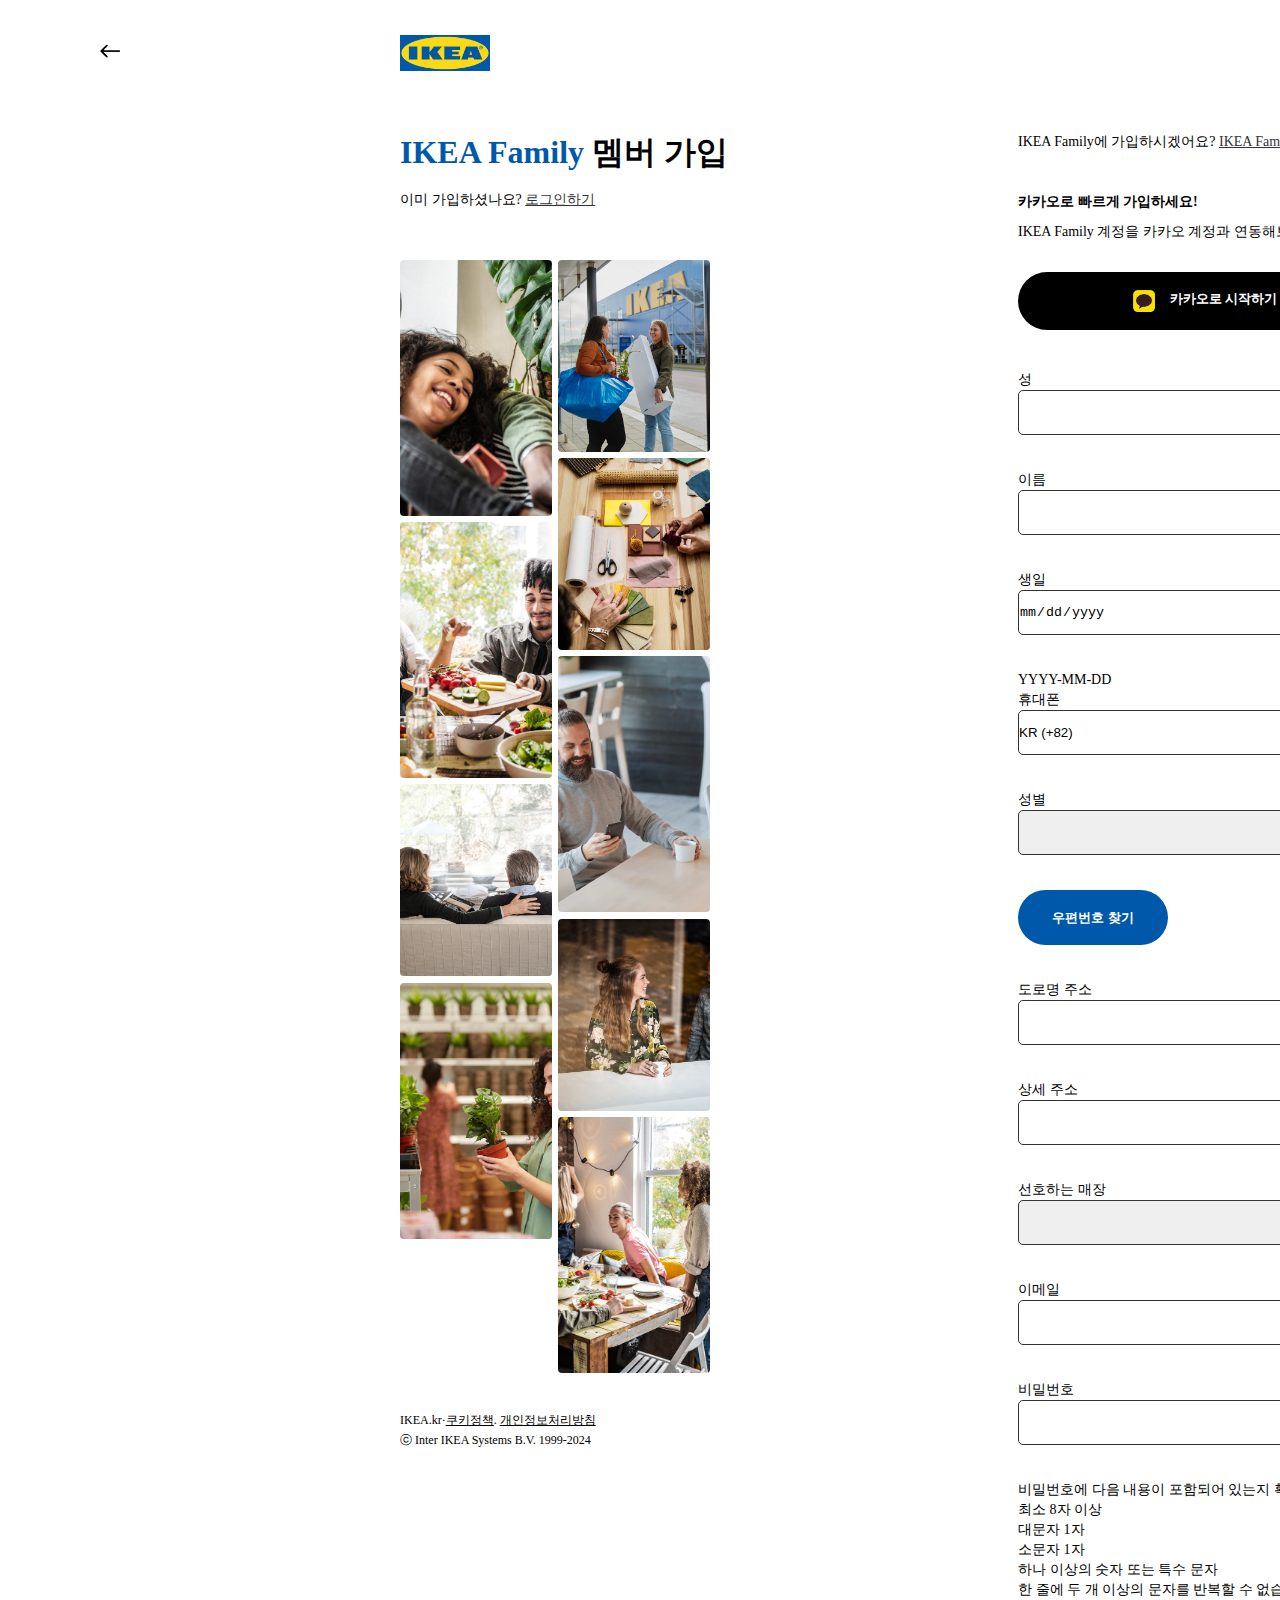
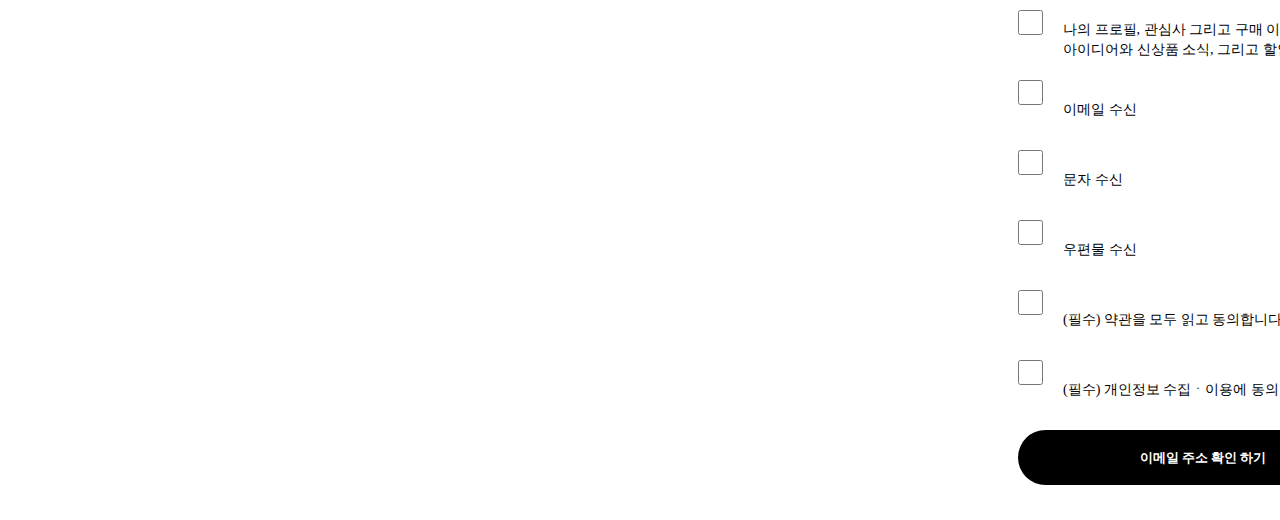
<file: signpage.html>
<!DOCTYPE html>
<html lang="ko">
<head>
    <meta charset="UTF-8">
    <meta name="viewport" content="width=device-width, initial-scale=1.0">
    <title>IKEA</title>
    <link rel="stylesheet" href="css/basic.css">
    <link rel="stylesheet" href="css/signpage.css">
</head>
<body>
    <div class="wrap">
        <div class="main_left">
            <header>
                <a href="index.html">
                    <img style="width: 20px; transform: rotate(180deg);" src="img/icon/Arrow 1.png" alt="뒤로가기">
                </a>
                <a href="index.html">
                    <img style="width: 90px;" src="img/log.png" alt="로고">
                </a>
            </header>
            <h1><span style="color: #0058AB;">IKEA Family</span> 멤버 가입</h1>
            <span class="sub_h1">
                <span>이미 가입하셨나요?</span> 
                <a style="text-decoration: underline;" href="#">로그인하기</a>
            </span>
            <div class="imggroup1">
                <div class="signimg1"></div>
                <div class="signimg2"></div>
                <div class="signimg3"></div>
                <div class="signimg4"></div>
            </div>
            <div class="imggroup2">
                <div class="signimg5"></div>
                <div class="signimg6"></div>
                <div class="signimg7"></div>
                <div class="signimg8"></div>
                <div class="signimg9"></div>
            </div>
            <p class="mini_footer">IKEA.kr·<span>쿠키정책</span>. <span>개인정보처리방침</span> 
            <br>ⓒ Inter IKEA Systems B.V. 1999-2024</p>
        </div>
        <div class="main_right">
            <span class="ques_sign">
                <span>IKEA Family에 가입하시겠어요? <a style="text-decoration: underline;" href="#">IKEA Family 혜택</a></span>
            </span>
            
            <strong>카카오로 빠르게 가입하세요!</strong>
            <p class="kakao_sign">IKEA Family 계정을 카카오 계정과 연동해보세요.</p>
            <button onclick="alert('카카오로 시작하기를 클릭하셨습니다.')" class="kakaobtn">
                <img style="width: 22px; float: left; margin-right: 15px;" src="img/signpage/kakaoicon.png" alt="">
                <span>카카오로 시작하기</span>
            </button>
            <form>
                성 <br>
                <input type="text" name="name">
                <br>
                이름 <br>
                <input type="text" name="name">
                <br>
                생일 <br>
                <input type="date" id="date" max="2024-01-01" min="1900-01-01"> <br>
                YYYY-MM-DD
                <br>
                휴대폰 <br>
                <input type="tel" id="tel" value="KR (+82)">
                <br>
                <label for="성별">성별</label> <br>
                <select name="성별" id="">
                    <option value="">  </option>
                    <option value="">남성</option>
                    <option value="">여성</option>
                    <option value="">응답거부</option>
                </select> <br>

                <input class="postbtn" type="button" value="우편번호 찾기" onclick="alert('우편번호 찾기를 클릭하셨습니다.')">
                <br>       
                도로명 주소 <br>
                <input type="textarea" name="" id=""> 
                <br>
                상세 주소 <br>
                <input type="textarea" name="" id="">
                <br>
                선호하는 매장 <br>
                <select name="store" id="">
                    <option value="광명점"> </option>
                    <option value="광명점">고양점</option>
                    <option value="광명점">광명점</option>
                    <option value="광명점">기흥점</option>
                    <option value="광명점">동부산점</option>
                </select>
                <br>
                이메일 <br>
                <input type="email" name="" id="">
                <br>
                비밀번호<br>
                <input type="password" name="" id="">
                <p>비밀번호에 다음 내용이 포함되어 있는지 확인하세요.</p>
                <ul>
                    <li>최소 8자 이상</li>
                    <li>대문자 1자</li>
                    <li>소문자 1자</li>
                    <li>하나 이상의 숫자 또는 특수 문자</li>
                    <li>한 줄에 두 개 이상의 문자를 반복할 수 없습니다.</li>
                </ul>
                <div class="checkbox-container">
                    <input type="checkbox" name="subscription" id="subscription">
                    <label for="subscription">나의 프로필, 관심사 그리고 구매 이력에 따라 맞춰진 IKEA의 홈퍼니싱 <br>아이디어와 신상품 소식, 그리고 할인 혜택 정보를 받고 싶어요!</label>
                </div>
                <div class="checkbox-container">
                    <input type="checkbox" name="email-subscription" id="email-subscription">
                    <label for="email-subscription">이메일 수신</label>
                </div>
                <div class="checkbox-container">
                    <input type="checkbox" name="massage-subscription" id="massage-subscription">
                    <label for="massage-subscription">문자 수신</label>
                </div>
                <div class="checkbox-container">
                    <input type="checkbox" name="post-subscription" id="post-subscription">
                    <label for="post-subscription">우편물 수신</label>
                </div>
                <div class="checkbox-container">
                    <input type="checkbox" name="Terms-of-Use" id="Terms-of-Use">
                    <label for="Terms-of-Use">(필수) 약관을 모두 읽고 동의합니다. 
                        <span style="text-decoration: underline;">이용약관</span></label>
                </div>
                <div class="checkbox-container">
                    <input type="checkbox" name="Personal-information" id="Personal-information">
                    <label for="Personal-information">(필수) 개인정보 수집ㆍ이용에 동의합니다.<span style="text-decoration: underline;">개인정보 수집ㆍ이용 동의</span></label>
                </div>
                <input onclick="alert('이메일 주소 확인 하기를 클릭하셨습니다.')" class="emailbtn" type="button" value="이메일 주소 확인 하기">
                
            </form>
        </div>
    </div>
</body>
</html>
</file>
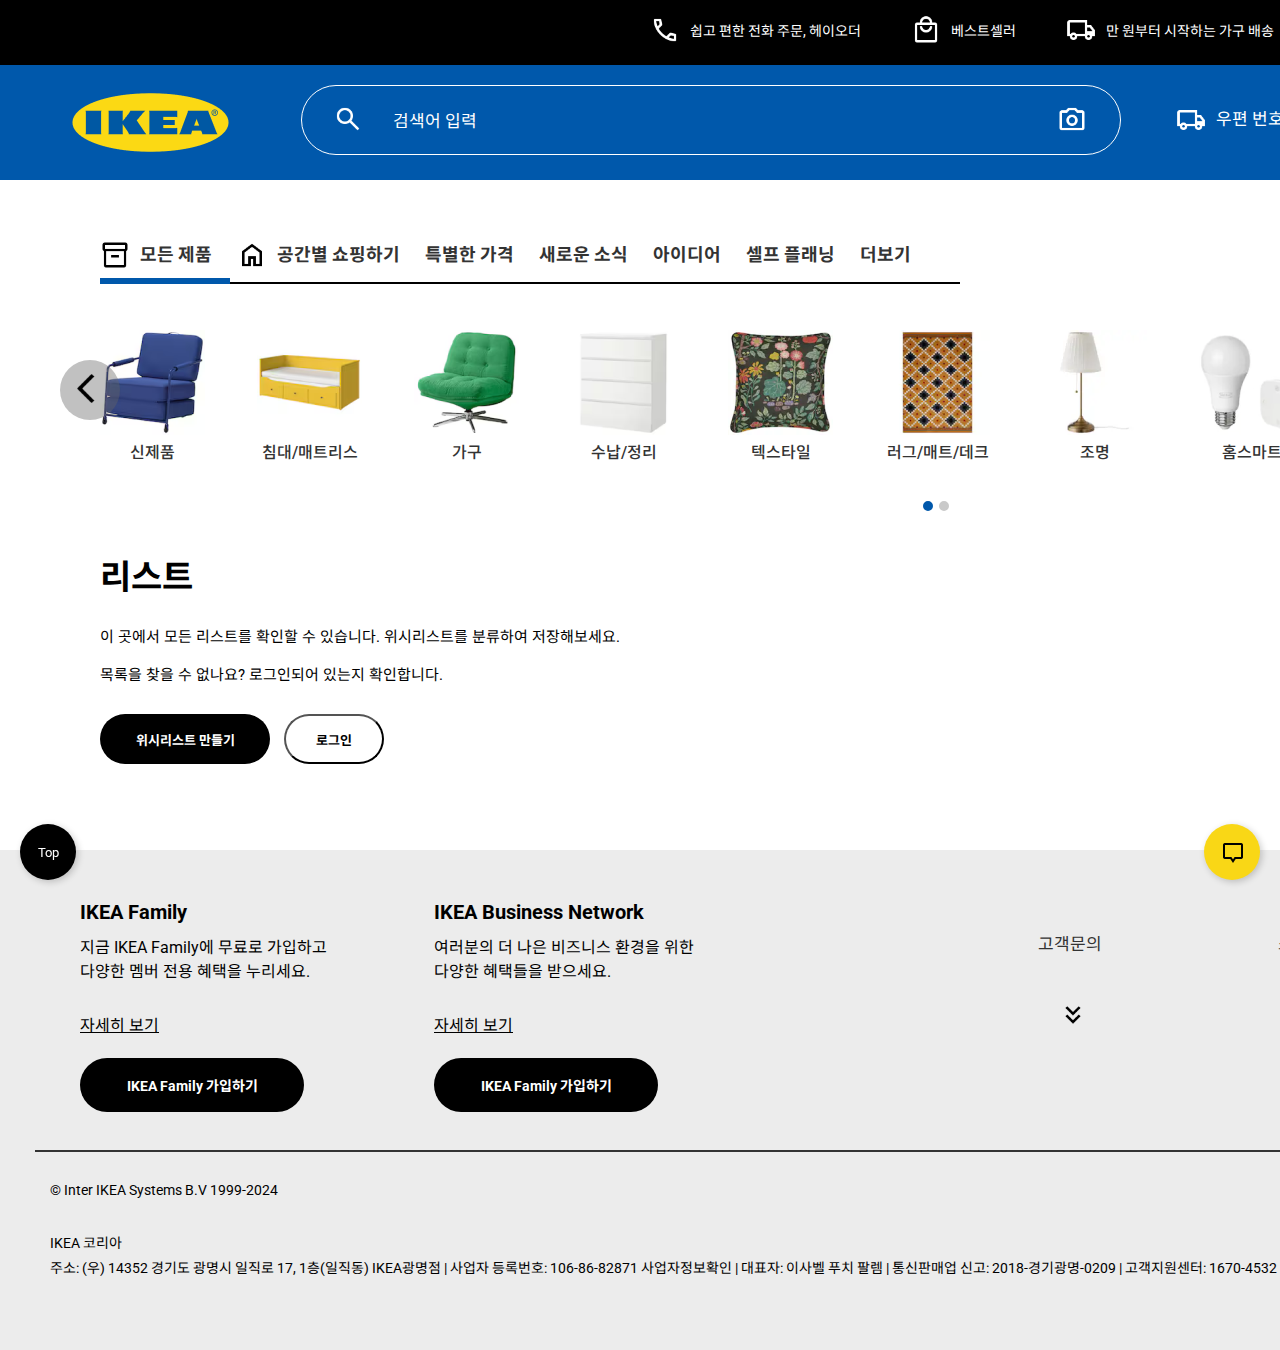
<file: wishlist.html>
<!DOCTYPE html>
<html lang="ko">
<head>
    <meta charset="UTF-8">
    <meta name="viewport" content="width=device-width, initial-scale=1.0">
    <title>즐겨찾기 - IKEA</title>
    <link rel="stylesheet" href="css/basic.css">
    <link rel="stylesheet" href="css/wishlist.css">
    <link rel="preconnect" href="https://fonts.googleapis.com">
    <link rel="preconnect" href="https://fonts.gstatic.com" crossorigin>
    <link href="https://fonts.googleapis.com/css2?family=Noto+Sans:ital,wght@0,100..900;1,100..900&display=swap" rel="stylesheet">
    <script src="https://code.jquery.com/jquery-3.6.0.min.js"></script>
    <script src="https://ajax.googleapis.com/ajax/libs/jquery/3.7.1/jquery.min.js"></script>
    <script src="js/script.js"></script>
</head>
<body>
    <div id="wrap" class="wrap">
        <div class="container">
            <div class="event">
                <a href="#" class="event1">
                    <img src="img/icon/call_24dp_FFFFFF_FILL0_wght400_GRAD0_opsz24.png" alt="전화 아이콘">
                    <p>쉽고 편한 전화 주문, 헤이오더</p>
                </a>
                <a href="#" class="event2">
                    <img src="img/icon/local_mall_24dp_FFFFFF_FILL0_wght400_GRAD0_opsz24.png" alt="장바구니 아이콘">
                    <p>베스트셀러</p>
                </a>
                <a href="#" class="event3">
                    <img src="img/icon/local_shipping_24dp_FFFFFF_FILL0_wght400_GRAD0_opsz24.png" alt="트럭 아이콘">
                    <p>만 원부터 시작하는 가구 배송</p>
                </a>
            </div>
            <header>
                <a href="index.html" class="logo">
                    <img src="img/log.png" alt="이케아 로고">
                </a>
                <div class="search">
                    <a href="#" class="sch_icon">
                        <img src="img/icon/search_24dp_FFFFFF_FILL0_wght400_GRAD0_opsz24.png" alt="돋보기 아이콘">
                        <p>검색어 입력</p>
                    </a>
                    <a href="#" class="camera">
                        <img src="img/icon/photo_camera_24dp_FFFFFF_FILL0_wght400_GRAD0_opsz24.png" alt="카메라 아이콘">
                    </a>
                </div>
                <div class="hidden_search">
                    <div class="search">
                        <a href="#" class="sch_icon">
                            <img src="img/icon/search_24dp_000000_FILL0_wght400_GRAD0_opsz24.png" alt="돋보기 아이콘">
                            <p>검색어 입력</p>
                        </a>
                        <a href="#" class="camera">
                            <img src="img/icon/photo_camera_24dp_000000_FILL0_wght400_GRAD0_opsz24.png" alt="카메라 아이콘">
                        </a>
                    </div>
                    <div class="search_ca">
                        <a href="#" class="camera_icon">
                            <div class="camera">
                                <img src="img/icon/photo_camera_24dp_000000_FILL0_wght400_GRAD0_opsz24.png" alt="카메라 아이콘">
                            </div>
                            <p>이미지로 IKEA 제품 검색하기</p>
                        </a>
                        <a href="#" class="close">
                            <img src="img/icon/close_24dp_000000_FILL0_wght400_GRAD0_opsz24.png" alt="닫기 아이콘">
                        </a>
                    </div>
                    <div class="searchgnb">
                        <ul class="submenu">
                            <li>
                                <a href="#">
                                    <img src="img/icon/search_24dp_000000_FILL0_wght400_GRAD0_opsz24.png" alt="돋보기 아이콘">
                                    <p>책상</p>
                                </a>
                            </li>
                            <li>
                                <a href="#">
                                    <img src="img/icon/search_24dp_000000_FILL0_wght400_GRAD0_opsz24.png" alt="돋보기 아이콘">
                                    <p>의자</p>
                                </a>
                            </li>
                            <li>
                                <a href="#">
                                    <img src="img/icon/search_24dp_000000_FILL0_wght400_GRAD0_opsz24.png" alt="돋보기 아이콘">
                                    <p>선반</p>
                                </a>
                            </li>
                            <li>
                                <a href="#">
                                    <img src="img/icon/search_24dp_000000_FILL0_wght400_GRAD0_opsz24.png" alt="돋보기 아이콘">
                                    <p>수납장</p>
                                </a>
                            </li>
                            <li>
                                <a href="#">
                                    <img src="img/icon/stack_24dp_000000_FILL0_wght400_GRAD0_opsz24.png" alt="돋보기 아이콘">
                                    <p>서랍장</p>
                                </a>
                            </li>
                            <li>
                                <a href="#">
                                    <img src="img/icon/stack_24dp_000000_FILL0_wght400_GRAD0_opsz24.png" alt="돋보기 아이콘">
                                    <p>스프링매트리스</p>
                                </a>
                            </li>
                            <li>
                                <a href="#">
                                    <img src="img/icon/stack_24dp_000000_FILL0_wght400_GRAD0_opsz24.png" alt="돋보기 아이콘">
                                    <p>슈퍼싱글/1인용침대</p>
                                </a>
                            </li>
                            <li>
                                <a href="#">
                                    <img src="img/icon/stack_24dp_000000_FILL0_wght400_GRAD0_opsz24.png" alt="돋보기 아이콘">
                                    <p>책장</p>
                                </a>
                            </li>
                        </ul>
                    </div>
                </div>
                <div class="gnb">
                    <ul>
                        <li class="post_code">
                            <a href="#">
                                <img src="img/icon/local_shipping_24dp_FFFFFF_FILL0_wght400_GRAD0_opsz24.png" alt="트럭 아이콘">
                                <p>우편 번호 입력</p>
                            </a>
                        </li>
                        <li class="store_choice">
                            <a href="#">
                                <img src="img/icon/store_24dp_FFFFFF_FILL0_wght400_GRAD0_opsz24.png" alt="매장 아이콘">
                                <p>매장 선택</p>
                            </a>
                        </li>
                        <li class="login">
                            <a href="#">
                                <img src="img/icon/person_24dp_FFFFFF_FILL0_wght400_GRAD0_opsz24.png" alt="사람 아이콘">
                                <p>Hej! 로그인 하기</p>
                            </a>
                        </li>
                        <li class="fav">
                            <a href="#">
                                <img src="img/icon/favorite_24dp_FFFFFF_FILL0_wght400_GRAD0_opsz24.png" alt="하트 아이콘">
                            </a>
                        </li>
                        <li class="local_mall">
                            <a href="#">
                                <img src="img/icon/local_mall_24dp_FFFFFF_FILL0_wght400_GRAD0_opsz24.png" alt="장바구니 아이콘">
                            </a>
                        </li>
                        <li class="header_menu">
                            <a href="#">
                                <img src="img/icon/menu_24dp_FFFFFF_FILL0_wght400_GRAD0_opsz24.png" alt="메뉴 아이콘">
                            </a>
                        </li>
                    </ul>
                </div>
                <!-- 우편번호 입력 클릭시  -->
                <div class="post_click">
                    <img class="cls_postmenu" src="img/icon/close_24dp_000000_FILL0_wght400_GRAD0_opsz24.png" alt="닫기버튼">
                    <h2>현재 위치 사용</h2>
                    <p>내 위치로 배송 가능여부 및 재고 정보를 확인하세요</p>
                    <button>우편 번호 찾기</button>
                    <span>이 서비스를 제공하기 위해 쿠키를 사용합니다. 쿠키 사용 방식에 대한 <br>자세한 내용은 정책에서 확인하세요. 위치는 공유되지 않습니다.</span>
                </div>
                <!-- 매장선택 클릭시  -->
                <div class="store_click">
                    <img class="cls_storemenu" src="img/icon/close_24dp_000000_FILL0_wght400_GRAD0_opsz24.png" alt="닫기버튼">
                    <h2>매장 선택</h2>
                    <p>선호하는 매장을 찾아서 영업 시간, 재고 상황, 다양한 혜택에 대해 알<br>아보세요.</p>
                    <div class="location_search">
                        <img class="searchicon" src="img/icon/search_24dp_000000_FILL0_wght400_GRAD0_opsz24.png" alt="검색">
                        <p>위치로 검색</p>
                        <img class="locationicon" src="img/icon/my_location_24dp_000000_FILL0_wght400_GRAD0_opsz24.png" alt="내 위치">
                    </div>
                    <div class="underDiv">
                        <button>
                            고양점 <br>
                            <span>고양시 덕양구 권율대로 420</span>
                        </button>
                        <button>
                            광명점 <br>
                            <span>광명시 일직로 17</span>
                        </button>
                        <button>
                            기흥점 <br>
                            <span>용인시 기흥구 신고매로 62</span>
                        </button>
                        <button>
                            동부산점 <br>
                            <span>부산광역시 기장군 기장읍 동부산관광3로 17</span>
                        </button>
                    </div>
                </div>
                <!-- 로그인하기 클릭시  -->
                <div class="login_click">
                    <img class="cls_loginmenu" src="img/icon/close_24dp_000000_FILL0_wght400_GRAD0_opsz24.png" alt="닫기버튼">
                    <div class="loginhead">
                        <h2>Hej</h2>
                        <a href="signpage.html">
                            <button  onclick="goToPage" class="loginbtn">로그인</button>
                        </a>
                    </div>
                    <a href="signpage.html">
                        <div onclick="goToPage" class="signup">
                            <p>IKEA 계정 생성하기</p>
                            <img src="img/icon/arrow_forward_ios_24dp_000000_FILL0_wght400_GRAD0_opsz24.png" alt="이동 아이콘">
                        </div>
                    </a>
                    <a href="signpage.html">
                        <div  onclick="goToPage" class="signup2">
                            <p>IKEA Business Network 가입하기</p>
                            <img src="img/icon/arrow_forward_ios_24dp_000000_FILL0_wght400_GRAD0_opsz24.png" alt="이동 아이콘">
                        </div>
                    </a>
                    <a href="signpage.html">
                        <button  onclick="goToPage" class="familybtn">
                            IKEA Family 특별가 보기
                            <img src="img/icon/arrow_forward_ios_24dp_000000_FILL0_wght400_GRAD0_opsz24.png" alt="이동 아이콘">
                        </button>
                    </a>
                    <ul>
                        <li>
                            <a href="signpage.html">로그인</a>
                        </li>
                        <li>
                            <a href="#">구매내역</a>
                        </li>
                        <li>
                            <a href="#">위시리스트</a>
                        </li>
                        <li>
                            <a href="#">플래너</a>
                        </li>
                        <li>
                            <a href="#">배송 조회</a>
                        </li>
                    </ul>
                </div>
                <!-- 장바구니 클릭시 -->
                <div class="local_mall_click">
                    <img class="cls_localmenu" src="img/icon/close_24dp_000000_FILL0_wght400_GRAD0_opsz24.png" alt="닫기버튼">
                    <img class="bag_img" src="img/menu/allmenu/image 131.png" alt="장바구니">
                    <h2>장바구니가 비어있습니다.</h2>
                    <p>장바구니에 제품을 추가하면 여기에 표시됩니다. <br>장바구니에 추가한 제품이 보이지 않으면 로그인을 해주세요.</p>
                    <button>로그인 또는 회원가입</button>
                </div>
                <!-- 메뉴 클릭시 나타나는 네비 -->
                <div class="menu_click">
                    <div class="head_search">
                        <div>
                            <img src="img/icon/search_24dp_000000_FILL0_wght400_GRAD0_opsz24.png" alt="돋보기 아이콘">
                            <p>검색</p>
                        </div>
                        <img id="cls_menu" class="cls_menu" src="img/icon/close_24dp_000000_FILL0_wght400_GRAD0_opsz24.png" alt="">
                    </div>
                    <ul class="menu_li">
                        <li class="allproduct">
                            <a href="#">
                                모든제품 <img src="img/icon/arrow_forward_ios_24dp_000000_FILL0_wght400_GRAD0_opsz24.png" alt="이동 아이콘">
                            </a>
                        </li>
                        <li class="placeopen">
                            <a href="#">
                                공간별 쇼핑하기 <img src="img/icon/arrow_forward_ios_24dp_000000_FILL0_wght400_GRAD0_opsz24.png" alt="이동 아이콘">
                            </a>
                        </li>
                        <li class="specialopen">
                            <a href="#">
                                특별한 가격 <img src="img/icon/arrow_forward_ios_24dp_000000_FILL0_wght400_GRAD0_opsz24.png" alt="이동 아이콘">
                            </a>
                        </li>
                    </ul>
                    <ul class="menu_li2">
                        <li class="newsopen">
                            <a href="#">
                                새로운 소식 <img src="img/icon/arrow_forward_ios_24dp_000000_FILL0_wght400_GRAD0_opsz24.png" alt="이동 아이콘">
                            </a>
                        </li>
                        <li class="ideaopen">
                            <a href="#">
                                아이디어 <img src="img/icon/arrow_forward_ios_24dp_000000_FILL0_wght400_GRAD0_opsz24.png" alt="이동 아이콘">
                            </a>
                        </li>
                        <li class="slefplanopen">
                            <a href="#">
                                셀프 플래닝 <img src="img/icon/arrow_forward_ios_24dp_000000_FILL0_wght400_GRAD0_opsz24.png" alt="이동 아이콘">
                            </a>
                        </li>
                    </ul>
                    <ul class="menu_li3">
                        <li>
                            <a href="#">매장안내</a>
                        </li>
                        <li>
                            <a href="#">레스토랑 & 카페</a>
                        </li>
                        <li>
                            <a href="#">쉽고 편한 전화 주문, 헤이오더</a>
                        </li>
                        <li>
                            <a href="#">IKEA Live</a>
                        </li>
                        <li>
                            <a href="#">IKEA Family 멤버십</a>
                        </li>
                        <li>
                            <a href="#">IKEA for Business</a>
                        </li>
                        <li>
                            <a href="#">고객 서비스</a>
                        </li>
                        <li>
                            <a href="#">배송조회</a>
                        </li>
                        <li>
                            <a href="#">내 프로필</a>
                        </li>
                    </ul>
                    <div class="bottom">
                        <img src="img/icon/local_mall_24dp_000000_FILL0_wght400_GRAD0_opsz24.png" alt="장바구니">
                        <p>베스트셀러</p>
                    </div>
                </div>
                <!-- 메뉴 네비 -> 모든메뉴  -->
                <div class="all_menu">
                    <div class="header_menu">
                        <button>
                            <img class="cls_allmenu" src="img/icon/arrow_back_ios_24dp_000000_FILL0_wght400_GRAD0_opsz24.png" alt="뒤로가기 버튼">
                        </button>
                        <h2>모든 제품</h2>
                        <img class="cls_menu_all" src="img/icon/close_24dp_000000_FILL0_wght400_GRAD0_opsz24.png" alt="닫기 버튼">
                    </div>
                    <div class="frame">
                        <div class="imgGroup">
                            <div>
                                <img src="img/menu/image 91.png" alt="모든제품 1">
                                <p>IKEA Famliy 특별가</p>
                            </div>
                            <div>
                                <img src="img/menu/image 92.png" alt="모든제품 2">
                                <p>더 낮은 새로운 가격의 제품</p>
                            </div>
                            <div>
                                <img src="img/menu/image 93.png" alt="모든제품 3">
                                <p>베스트셀러</p>
                            </div>
                            <div>
                                <img src="img/menu/image 94.png" alt="모든제품 4">
                                <p>마지막기회</p>
                            </div>
                            <div>
                                <img src="img/menu/image 95.png" alt="모든제품 5">
                                <p>테마별 제품 보기</p>
                            </div>
                            <div>
                                <img src="img/menu/image 96.png" alt="모든제품 6">
                                <p>지속가능한 제품 보기</p>
                            </div>
                        </div>
                    </div>
                    <hr> 
                    <div class="box1">
                        <img src="img/menu/allmenu/image 97.png" alt="올메뉴 1">
                        <p>신제품</p>
                        <img class="arrow" src="img/icon/arrow_forward_ios_24dp_000000_FILL0_wght400_GRAD0_opsz24.png" alt="이동버튼">
                    </div>
                    <div class="box1">
                        <img src="img/menu/allmenu/image 98.png" alt="올메뉴 1">
                        <p>겨울 제품</p>
                        <img class="arrow" src="img/icon/arrow_forward_ios_24dp_000000_FILL0_wght400_GRAD0_opsz24.png" alt="이동버튼">
                    </div>
                    <div class="box1">
                        <img src="img/menu/allmenu/image 99.png" alt="올메뉴 1">
                        <p>침대/매트리스</p>
                        <img class="arrow" src="img/icon/arrow_forward_ios_24dp_000000_FILL0_wght400_GRAD0_opsz24.png" alt="이동버튼">
                    </div>
                    <div class="box1">
                        <img src="img/menu/allmenu/image 100.png" alt="올메뉴 1">
                        <p>가구</p>
                        <img class="arrow" src="img/icon/arrow_forward_ios_24dp_000000_FILL0_wght400_GRAD0_opsz24.png" alt="이동버튼">
                    </div>
                    <div class="box1">
                        <img src="img/menu/allmenu/image 101.png" alt="올메뉴 1">
                        <p>수납/정리</p>
                        <img class="arrow" src="img/icon/arrow_forward_ios_24dp_000000_FILL0_wght400_GRAD0_opsz24.png" alt="이동버튼">
                    </div>
                    <div class="box1">
                        <img src="img/menu/allmenu/image 102.png" alt="올메뉴 1">
                        <p>텍스타일</p>
                        <img class="arrow" src="img/icon/arrow_forward_ios_24dp_000000_FILL0_wght400_GRAD0_opsz24.png" alt="이동버튼">
                    </div>
                    <div class="box1">
                        <img src="img/menu/allmenu/image 103.png" alt="올메뉴 1">
                        <p>러그/매트/데크</p>
                        <img class="arrow" src="img/icon/arrow_forward_ios_24dp_000000_FILL0_wght400_GRAD0_opsz24.png" alt="이동버튼">
                    </div>
                    <div class="box1">
                        <img src="img/menu/allmenu/image 104.png" alt="올메뉴 1">
                        <p>조명</p>
                        <img class="arrow" src="img/icon/arrow_forward_ios_24dp_000000_FILL0_wght400_GRAD0_opsz24.png" alt="이동버튼">
                    </div>
                    <div class="box1">
                        <img src="img/menu/allmenu/image 105.png" alt="올메뉴 1">
                        <p>홈스마트</p>
                        <img class="arrow" src="img/icon/arrow_forward_ios_24dp_000000_FILL0_wght400_GRAD0_opsz24.png" alt="이동버튼">
                    </div>
                    <div class="box1">
                        <img src="img/menu/allmenu/image 106.png" alt="올메뉴 1">
                        <p>화분/식물</p>
                        <img class="arrow" src="img/icon/arrow_forward_ios_24dp_000000_FILL0_wght400_GRAD0_opsz24.png" alt="이동버튼">
                    </div>
                    <div class="box1">
                        <img src="img/menu/allmenu/image 107.png" alt="올메뉴 1">
                        <p>홈데코/장식품</p>
                        <img class="arrow" src="img/icon/arrow_forward_ios_24dp_000000_FILL0_wght400_GRAD0_opsz24.png" alt="이동버튼">
                    </div>
                    <div class="box1">
                        <img src="img/menu/allmenu/image 108.png" alt="올메뉴 1">
                        <p>어린이 IKEA</p>
                        <img class="arrow" src="img/icon/arrow_forward_ios_24dp_000000_FILL0_wght400_GRAD0_opsz24.png" alt="이동버튼">
                    </div>
                    <div class="box1">
                        <img src="img/menu/allmenu/image 109.png" alt="올메뉴 1">
                        <p>주방용품</p>
                        <img class="arrow" src="img/icon/arrow_forward_ios_24dp_000000_FILL0_wght400_GRAD0_opsz24.png" alt="이동버튼">
                    </div>
                    <div class="box1">
                        <img src="img/menu/allmenu/image 110.png" alt="올메뉴 1">
                        <p>주방가구</p>
                        <img class="arrow" src="img/icon/arrow_forward_ios_24dp_000000_FILL0_wght400_GRAD0_opsz24.png" alt="이동버튼">
                    </div>
                    <div class="box1">
                        <img src="img/menu/allmenu/image 111.png" alt="올메뉴 1">
                        <p>욕실</p>
                        <img class="arrow" src="img/icon/arrow_forward_ios_24dp_000000_FILL0_wght400_GRAD0_opsz24.png" alt="이동버튼">
                    </div>
                    <div class="box1">
                        <img src="img/menu/allmenu/image 112.png" alt="올메뉴 1">
                        <p>세탁/청소</p>
                        <img class="arrow" src="img/icon/arrow_forward_ios_24dp_000000_FILL0_wght400_GRAD0_opsz24.png" alt="이동버튼">
                    </div>
                    <div class="box1">
                        <img src="img/menu/allmenu/image 113.png" alt="올메뉴 1">
                        <p>아웃도어/야외용품</p>
                        <img class="arrow" src="img/icon/arrow_forward_ios_24dp_000000_FILL0_wght400_GRAD0_opsz24.png" alt="이동버튼">
                    </div>
                    <div class="box1">
                        <img src="img/menu/allmenu/image 114.png" alt="올메뉴 1">
                        <p>셀프 인테리어</p>
                        <img class="arrow" src="img/icon/arrow_forward_ios_24dp_000000_FILL0_wght400_GRAD0_opsz24.png" alt="이동버튼">
                    </div>
                    <div class="box1">
                        <img src="img/menu/allmenu/image 115.png" alt="올메뉴 1">
                        <p>가전제품</p>
                        <img class="arrow" src="img/icon/arrow_forward_ios_24dp_000000_FILL0_wght400_GRAD0_opsz24.png" alt="이동버튼">
                    </div>
                    <div class="box1">
                        <img src="img/menu/allmenu/image 116.png" alt="올메뉴 1">
                        <p>스웨덴 푸드 마켓</p>
                        <img class="arrow" src="img/icon/arrow_forward_ios_24dp_000000_FILL0_wght400_GRAD0_opsz24.png" alt="이동버튼">
                    </div>
                </div>
                <!-- 메뉴 네비 -> 공간별 쇼핑하기 -->
                <div class="place_shop">
                    <div class="header_menu">
                        <button>
                            <img class="cls_placemenu" src="img/icon/arrow_back_ios_24dp_000000_FILL0_wght400_GRAD0_opsz24.png" alt="뒤로가기 버튼">
                        </button>
                        <h2>공간별 쇼핑하기</h2>
                        <img id="cls_placeall" class="cls_menu_all" src="img/icon/close_24dp_000000_FILL0_wght400_GRAD0_opsz24.png" alt="닫기 버튼">
                    </div>
                    <div class="box1">
                        <img src="img/menu/placeshop/image 117.png" alt="공간쇼핑 1">
                        <p>침실</p>
                    </div>
                    <div class="box2">
                        <img src="img/menu/placeshop/image 118.png" alt="공간쇼핑 1">
                        <p>거실</p>
                    </div>
                    <div class="box1">
                        <img src="img/menu/placeshop/image 119.png" alt="공간쇼핑 1">
                        <p>주방</p>
                    </div>
                    <div class="box2">
                        <img src="img/menu/placeshop/image 120.png" alt="공간쇼핑 1">
                        <p>다이닝</p>
                    </div>
                    <div class="box1">
                        <img src="img/menu/placeshop/image 121.png" alt="공간쇼핑 1">
                        <p>어린이 IKEA</p>
                    </div>
                    <div class="box2">
                        <img src="img/menu/placeshop/image 122.png" alt="공간쇼핑 1">
                        <p>게이밍룸</p>
                    </div>
                    <div class="box1">
                        <img src="img/menu/placeshop/image 123.png" alt="공간쇼핑 1">
                        <p>홈오피스</p>
                    </div>
                    <div class="box2">
                        <img src="img/menu/placeshop/image 124.png" alt="공간쇼핑 1">
                        <p>욕실</p>
                    </div>
                    <div class="box1">
                        <img src="img/menu/placeshop/image 125.png" alt="공간쇼핑 1">
                        <p>현관</p>
                    </div>
                    <div class="box2">
                        <img src="img/menu/placeshop/image 126.png" alt="공간쇼핑 1">
                        <p>세탁실</p>
                    </div>
                    <div class="box1">
                        <img src="img/menu/placeshop/image 127.png" alt="공간쇼핑 1">
                        <p>베란다/야외공간</p>
                    </div>
                    <div class="box2">
                        <img src="img/menu/placeshop/image 128.png" alt="공간쇼핑 1">
                        <p>IKEA for Business</p>
                    </div>
                </div>
                <!-- 메뉴 네비 -> 특별한 가격 -->
                <div class="special">
                    <div class="header_menu">
                        <button>
                            <img class="cls_placemenu" src="img/icon/arrow_back_ios_24dp_000000_FILL0_wght400_GRAD0_opsz24.png" alt="뒤로가기 버튼">
                        </button>
                        <h2>특별한 가격</h2>
                        <img class="cls_menu_all" src="img/icon/close_24dp_000000_FILL0_wght400_GRAD0_opsz24.png" alt="닫기 버튼">
                    </div>
                    <div class="allbtn">특별한 가격에서 모두 보기</div>
                    <ul>
                        <li>
                            <a href="#">더 낮은 새로운 가격</a>
                        </li>
                        <li>
                            <a href="#">이달의 IKEA Family 특별가</a>
                        </li>
                        <li>
                            <a href="#">가장 낮은 가격</a>
                        </li>
                        <li>
                            <a href="#">리퍼브 제품 특가</a>
                        </li>
                    </ul>
                </div>
                <!-- 메뉴 네비 -> 새로운 소식 -->
                <div class="news">
                    <div class="header_menu">
                        <button>
                            <img class="cls_placemenu" src="img/icon/arrow_back_ios_24dp_000000_FILL0_wght400_GRAD0_opsz24.png" alt="뒤로가기 버튼">
                        </button>
                        <h2>새로운 소식</h2>
                        <img class="cls_menu_all" src="img/icon/close_24dp_000000_FILL0_wght400_GRAD0_opsz24.png" alt="닫기 버튼">
                    </div>
                    <div class="allbtn">[브랜드 캠페인]집에서 시도하세요</div>
                    <ul>
                        <li>
                            <a href="#">세일 & 프로모션</a>
                        </li>
                        <li>
                            <a href="#">매장 소식</a>
                        </li>
                        <li>
                            <a href="#">나들이의 계절, 함께 떠나요</a>
                        </li>
                    </ul>
                    <div class="underbtn">
                        <p>수면을 위한 모든 것</p>
                        <img src="img/icon/Arrow 1.png" alt="화살표 ">
                    </div>
                </div>
                <!-- 메뉴 네비 -> 아이디어 -->
                <div class="idea">
                    <div class="header_menu">
                        <button>
                            <img class="cls_placemenu" src="img/icon/arrow_back_ios_24dp_000000_FILL0_wght400_GRAD0_opsz24.png" alt="뒤로가기 버튼">
                        </button>
                        <h2>아이디어</h2>
                        <img class="cls_menu_all" src="img/icon/close_24dp_000000_FILL0_wght400_GRAD0_opsz24.png" alt="닫기 버튼">
                    </div>
                    <div class="allbtn">지속가능한 생활</div>
                    <ul>
                        <li>
                            <a href="#">더 나은 일상을 위한 수납</a>
                        </li>
                        <li>
                            <a href="#">나만의 리추얼</a>
                        </li>
                        <li>
                            <a href="#">이웃집 집들이</a>
                        </li>
                        <li>
                            <a href="#">주제별 홈퍼니싱 아이디어</a>
                        </li>
                        <li>
                            <a href="#">공간별 홈퍼니싱 아이디어</a>
                        </li>
                        <li>
                            <a href="#">센스있는 선물 아이디어 </a>
                        </li>
                        <li>
                            <a href="#">홈퍼니싱 스타일</a>
                        </li>
                    </ul>
                </div>
                <!-- 메뉴 네비 -> 셀프 플래닝 -->
                <div class="selfplan">
                    <div class="header_menu">
                        <button>
                            <img class="cls_placemenu" src="img/icon/arrow_back_ios_24dp_000000_FILL0_wght400_GRAD0_opsz24.png" alt="뒤로가기 버튼">
                        </button>
                        <h2>셀프 플래닝</h2>
                        <img class="cls_menu_all" src="img/icon/close_24dp_000000_FILL0_wght400_GRAD0_opsz24.png" alt="닫기 버튼">
                    </div>
                    <div class="allbtn">셀프 플래닝에서 모두 보기</div>
                    <ul>
                        <li>
                            <a href="#">AI 홈퍼니싱 시작, IKEA Kreative</a>
                        </li>
                        <li>
                            <a href="#">매트리스/침구 플래너</a>
                        </li>
                        <li>
                            <a href="#">수납가구 플래너</a>
                        </li>
                        <li>
                            <a href="#">주방 플래너</a>
                        </li>
                        <li>
                            <a href="#">소파 플래너</a>
                        </li>
                        <li>
                            <a href="#">홈오피스 플래너</a>
                        </li>
                    </ul>
                    <div class="underbtn">
                        <p>주방 디자인 샘플 라이브러리</p>
                        <img src="img/icon/Arrow 1.png" alt="화살표 ">
                    </div>
                </div>            
            </header>
            <main>
                <section class="sec1">
                    <div class="sec1_nav">
                        <ul id="nav-bar">
                            <li>
                                <a href="#">
                                    <img src="img/icon/inventory_2_24dp_000000_FILL0_wght400_GRAD0_opsz24.png" alt="모든제품 아이콘">
                                    <p>모든 제품</p>
                                </a>
                            </li>
                            <li>
                                <a href="#">
                                    <img src="img/icon/home_24dp_000000_FILL0_wght400_GRAD0_opsz24.png" alt="공간 아이콘">
                                    <p>공간별 쇼핑하기</p>
                                </a>
                            </li>
                            <li>
                                <a href="#">특별한 가격</a>
                            </li>
                            <li>
                                <a href="#">새로운 소식</a>
                            </li>
                            <li>
                                <a href="#">아이디어</a>
                            </li>
                            <li>
                                <a href="#">셀프 플래닝</a>
                            </li>
                            <li>
                                <a href="#">더보기</a>
                            </li>
                        </ul>
                        <hr class="hr1">
                        <hr class="hr2" id="hr2">
                    </div>
                    <div class="inven" id="hover-inven">
                        <ul class="invengroup" id="slide-list">
                            <li>
                                <a href="#">
                                    <img src="img/main/sec1/news.png" alt="신제품 이미지">
                                    <p>신제품</p>
                                </a>
                            </li>
                            <li>
                                <a href="#">
                                    <img src="img/main/sec1/bed_mat.png" alt="침대 이미지">
                                    <p>침대/매트리스</p>
                                </a>
                            </li>
                            <li>
                                <a href="#">
                                    <img src="img/main/sec1/image 3.png" alt="가구 이미지">
                                    <p>가구</p>
                                </a>
                            </li>
                            <li>
                                <a href="#">
                                    <img src="img/main/sec1/image 4.png" alt="수납이미지">
                                    <p>수납/정리</p>
                                </a>
                            </li>
                            <li>
                                <a href="#">
                                    <img src="img/main/sec1/textiles-tl001 1.png" alt="텍스타일 이미지">
                                    <p>텍스타일</p>
                                </a>
                            </li>
                            <li>
                                <a href="#">
                                    <img src="img/main/sec1/image 5.png" alt="러그 이미지">
                                    <p>러그/매트/데크</p>
                                </a>
                            </li>
                            <li>
                                <a href="#">
                                    <img src="img/main/sec1/lighting-li001 1.png" alt="조명 이미지">
                                    <p>조명</p>
                                </a>
                            </li>
                            <li>
                                <a href="#">
                                    <img src="img/main/sec1/smart-home-hs001 1.png" alt="홈스마트 이미지">
                                    <p>홈스마트</p>
                                </a>
                            </li>
                            <li>
                                <a href="#">
                                    <img src="img/main/sec1/image 6.png" alt="화분이미지">
                                    <p>화분/식물</p>
                                </a>
                            </li>
                            <li>
                                <a href="#">
                                    <img src="img/main/sec1/decoration-de001 1.png" alt="장식품이미지">
                                    <p>홈데코/장식품</p>
                                </a>
                            </li>
                            <li>
                                <a href="#" class="last">
                                    <img src="img/main/sec1/image 7.png" alt="어린이이미지">
                                    <p>어린이IKEA</p>
                                </a>
                            </li>
                            <li class="section2_first">
                                <a href="#">
                                    <img style="width: 105px;" src="img/main/sec1/image 109.png" alt="12이미지">
                                    <p>주방용품</p>
                                </a>
                            </li>
                            <li>
                                <a href="#">
                                    <img style="width: 105px;" src="img/main/sec1/image 110.png" alt="12이미지">
                                    <p>주방가구</p>
                                </a>
                            </li>
                            <li>
                                <a href="#">
                                    <img style="width: 105px;" src="img/main/sec1/image 111.png" alt="12이미지">
                                    <p>욕실</p>
                                </a>
                            </li>
                            <li>
                                <a href="#">
                                    <img style="width: 105px;" src="img/main/sec1/image 112.png" alt="12이미지">
                                    <p>세탁/청소</p>
                                </a>
                            </li>
                            <li>
                                <a href="#">
                                    <img style="width: 105px;" src="img/main/sec1/image 113.png" alt="12이미지">
                                    <p>아웃도어/야외용품</p>
                                </a>
                            </li>
                            <li>
                                <a href="#">
                                    <img style="width: 105px;" src="img/main/sec1/image 114.png" alt="12이미지">
                                    <p>셀프 인테리어</p>
                                </a>
                            </li>
                            <li>
                                <a href="#">
                                    <img style="width: 105px;" src="img/main/sec1/image 115.png" alt="12이미지">
                                    <p>가전제품</p>
                                </a>
                            </li>
                            <li>
                                <a href="#">
                                    <img style="width: 105px;" src="img/main/sec1/image 116.png" alt="12이미지">
                                    <p>스웨덴 푸드 마켓</p>
                                </a>
                            </li>
                        </ul>
                        <div>
                            <hr id="oneHr">
                            <hr id="twoHr">
                        </div>
                    </div>
                    <button class="left_btn" id="prev">
                        <img src="img/icon/arrow_back_ios_24dp_000000_FILL0_wght400_GRAD0_opsz24.png" alt="화살표 버튼">
                    </button>
                    <button class="right_btn" id="next">
                        <img src="img/icon/arrow_forward_ios_24dp_000000_FILL0_wght400_GRAD0_opsz24.png" alt="화살표 버튼">
                    </button>
                </section>
                <section class="sec2">
                    <h1>리스트</h1>
                    <span> 이 곳에서 모든 리스트를 확인할 수 있습니다. 위시리스트를 분류하여 저장해보세요. <br> 목록을 찾을 수 없나요? 로그인되어 있는지 확인합니다.</span>
                    <button class="wishbtn">위시리스트 만들기</button>
                    <button class="logbtn">로그인</button>
                </section>
            </main>
            <footer>
                <div class="topbar">
                    <div class="ikeafamilysign">
                        <h2>IKEA Family</h2> <br>
                        <p>지금 IKEA Family에 무료로 가입하고 <br> 다양한 멤버 전용 혜택을 누리세요.</p>
                        <span style="text-decoration-line: underline;">자세히 보기</span>
                        <button>IKEA Family 가입하기</button>
                    </div>
                    <div class="ikeabusinesssign">
                        <h2>IKEA Business Network</h2> <br>
                        <p>여러분의 더 나은 비즈니스 환경을 위한
                            <br>다양한 혜택들을 받으세요.</p>
                        <span style="text-decoration-line: underline;">자세히 보기</span>
                        <button>IKEA Family 가입하기</button>
                    </div>
                    <ul class="gnb">
                        <li>
                            <a href="#">고객문의</a> <img style="transform: rotate(90deg);" src="img/icon/keyboard_double_arrow_right_24dp_000000_FILL0_wght400_GRAD0_opsz24.png" alt="더보기 버튼">
                            <ul class="f_submenu">
                                <li>
                                    <a href="#">고객서비스</a>
                                </li>
                                <li>
                                    <a href="#">자주 묻는 질문</a>
                                </li>
                                <li>
                                    <a href="#">고객지원센터</a>
                                </li>
                                <li>
                                    <a href="#">배송조회</a>
                                </li>
                                <li>
                                    <a href="#">교환환불</a>
                                </li>
                                <li>
                                    <a href="#">품질보증</a>
                                </li>
                                <li>
                                    <a href="#">제품리콜</a>
                                </li>
                                <li>
                                    <a href="#">피드백</a>
                                </li>
                                <li>
                                    <a href="#">부품 신청</a>
                                </li>
                            </ul>
                        </li>
                        <li>
                            <a href="#">쇼핑하기</a> <img style="transform: rotate(90deg);" src="img/icon/keyboard_double_arrow_right_24dp_000000_FILL0_wght400_GRAD0_opsz24.png" alt="더보기 버튼">
                            <ul class="f_submenu">
                                <li>
                                    <a href="#">쇼핑하기</a>
                                </li>
                                <li>
                                    <a href="#">전화 주문</a>
                                </li>
                                <li>
                                    <a href="#">IKEA for business</a>
                                </li>
                                <li>
                                    <a href="#">셀프 클리닝</a>
                                </li>
                                <li>
                                    <a href="#">IKEA 모바일 앱</a>
                                </li>
                                <li>
                                    <a href="#">제품 사용 팁 / 가이드</a>
                                </li>
                                <li>
                                    <a href="#">브로슈어 / 제품 구매 안내</a>
                                </li>
                                <li>
                                    <a href="#">결제 옵션</a>
                                </li>
                                <li>
                                    <a href="#">기프트 카드</a>
                                </li>
                            </ul>
                        </li>
                        <li>
                            <a href="#">서비스</a> <img style="transform: rotate(90deg);" src="img/icon/keyboard_double_arrow_right_24dp_000000_FILL0_wght400_GRAD0_opsz24.png" alt="더보기 버튼">
                            <ul class="f_submenu">
                                <li>
                                    <a href="#">IKEA 서비스</a>
                                </li>
                                <li>
                                    <a href="#">배송 서비스</a>
                                </li>
                                <li>
                                    <a href="#">조립서비스</a>
                                </li>
                                <li>
                                    <a href="#">설치 서비스</a>
                                </li>
                                <li>
                                    <a href="#">주방 서비스</a>
                                </li>
                                <li>
                                    <a href="#">구매 상담 서비스</a>
                                </li>
                                <li>
                                    <a href="#">인테리어 디자인 서비스</a>
                                </li>
                                <li>
                                    <a href="#">바이백 서비스</a>
                                </li>
                            </ul>
                        </li>
                        <li>
                            <a href="#">IKEA 이야기</a> <img style="transform: rotate(90deg);" src="img/icon/keyboard_double_arrow_right_24dp_000000_FILL0_wght400_GRAD0_opsz24.png" alt="더보기 버튼">
                            <ul class="f_submenu">
                                <li>
                                    <a href="#">브랜드 소개</a>
                                </li>
                                <li>
                                    <a href="#">집에서의 생활</a>
                                </li>
                                <li>
                                    <a href="#">지속가능한 생활</a>
                                </li>
                                <li>
                                    <a href="#">뉴스톱</a>
                                </li>
                                <li>
                                    <a href="#">채용정보</a>
                                </li>
                            </ul>
                        </li>
                    </ul>
                </div>
                <hr>
                <div class="botmbar">
                    <span>© Inter IKEA Systems B.V 1999-2024</span>
                    <ul class="right">
                        <li>
                            <a href="#">개인정보처리방침</a>
                        </li>
                        <li>
                            <a href="#">쿠키정책</a>
                        </li>
                        <li>
                            <a href="#">쿠키선정</a>
                        </li>
                        <li>
                            <a href="#">웹사이트 이용약관</a>
                        </li>
                        <li>
                            <a href="#">Responsible disclosure</a>
                        </li>
                    </ul>
                </div>
                <div class="botmbar2">
                    <div class="left">
                        <p>IKEA 코리아</p>
                        <span>주소: (우) 14352 경기도 광명시 일직로 17, 1층(일직동) IKEA광명점 | 사업자 등록번호: 106-86-82871 사업자정보확인 | 대표자: 이사벨 푸치 팔렘 | 통신판매업 신고: 2018-경기광명-0209 | 고객지원센터: 1670-4532</span>
                    </div>
                    <button class="right">
                        <img src="img/icon/language_24dp_000000_FILL0_wght400_GRAD0_opsz24.png" alt="국가 아이콘">
                        <p>국가번호</p>
                    </button>
                </div>
            </footer>
            <div class="floating">
                <img src="img/icon/tooltip_24dp_000000_FILL0_wght400_GRAD0_opsz24.png" alt="플로팅버튼">
            </div>
            <div class="open_floating">
                <div class="header">
                    <h1>IKEA 채팅에 오신 것을 환영합니다!</h1>
                    <img class="cls_menu" src="img/icon/close_24dp_000000_FILL0_wght400_GRAD0_opsz24.png" alt="닫기버튼">
                </div>
                <div class="main">
                    <div class="check_btn">
                        <img src="img/icon/check_24dp_000000_FILL0_wght400_GRAD0_opsz24.png" alt="체크버튼">
                    </div>
                    <p>본인은 <span>개인 정보 처리 방침</span>에 대한 정보를 받았으며, 고객 <br>지원 경험을 최적화하기 위해 본인의 정보가 저장된다는 사실<br>을 알고 있습니다.</p>
                    <button class="other_btn">채팅 시작</button>
                </div>
            </div>
            <button id="topBtn" class="floating_top">
                Top
            </button>
        </div>
    </div>
</body>
</html>
</file>
<file: css/basic.css>
*{
    margin: 0; padding: 0;
    box-sizing: border-box;
}
li{
    list-style: none;
}
a{
    text-decoration: none;
    color: #333;
}
@import url('https://fonts.googleapis.com/css2?family=Roboto:ital,wght@0,100;0,300;0,400;0,500;0,700;0,900;1,100;1,300;1,400;1,500;1,700;1,900&display=swap');
@import url('https://fonts.googleapis.com/css2?family=Noto+Sans+KR:wght@100..900&family=Roboto:ital,wght@0,100;0,300;0,400;0,500;0,700;0,900;1,100;1,300;1,400;1,500;1,700;1,900&display=swap');

.noto-sans-kr{
    font-family: "Noto Sans KR", sans-serif;
    font-optical-sizing: auto;
    font-weight: weight;
    font-style: normal;
}
.roboto-thin {
    font-family: "Roboto", sans-serif;
    font-weight: 100;
    font-style: normal;
}

.roboto-light {
    font-family: "Roboto", sans-serif;
    font-weight: 300;
    font-style: normal;
}

.roboto-regular {
    font-family: "Roboto", sans-serif;
    font-weight: 400;
    font-style: normal;
}

.roboto-medium {
    font-family: "Roboto", sans-serif;
    font-weight: 500;
    font-style: normal;
}
.roboto-bold {
    font-family: "Roboto", sans-serif;
    font-weight: 700;
    font-style: normal;
}

.roboto-black {
    font-family: "Roboto", sans-serif;
    font-weight: 900;
    font-style: normal;
}
</file>
<file: css/signpage.css>
.wrap{
    width: 1920px;
    margin: 0 auto;
    position: relative;
    font-family: "Roboto" , "Noto Sans KR";
}
.main_left{
    float: left;
    width: 40%;
    padding-top: 32px;
    padding-left: 400px;
}
header{
    width: 100%; height: 100px;
}
header a:nth-child(1){
    position: absolute; top: 44px; left: 100px;
}
header a:nth-child(2){
    position: absolute; top: 35px; left: 400px;
}
h1{
    font-size: 32px;
    line-height: 1.3;
    margin-bottom: 16px;
}
.sub_h1{
    display: block;
    font-size: 14px; 
    line-height: 20px;
    margin-bottom: 50px;
}
.imggroup1{
    width: 152px;
    float: left;
    margin-right: 0.4rem;
}
.imggroup2{
    width: 152px;
    float: left;
}
.signimg1{
    width: 100%; height: 256px;
    background-repeat: no-repeat;
    background-size: cover;
    background-position: center center;
    background-image: url('../img/signpage/SIGNUP_IMAGE_1.jpg');
    border-radius: 4px;
    margin-bottom: 0.4rem;
}
.signimg2{
    width: 100%; height: 256px;
    background-repeat: no-repeat;
    background-size: cover;
    background-position: center center;
    background-image: url('../img/signpage/SIGNUP_IMAGE_2.jpg');
    border-radius: 4px;
    margin-bottom: 0.4rem;
}
.signimg3{
    width: 100%; height: 192px;
    background-repeat: no-repeat;
    background-size: cover;
    background-position: center center;
    background-image: url('../img/signpage/SIGNUP_IMAGE_3.jpg');
    border-radius: 4px;
    margin-bottom: 0.4rem;
}
.signimg4{
    width: 100%; height: 256px;
    background-repeat: no-repeat;
    background-size: cover;
    background-position: center center;
    background-image: url('../img/signpage/SIGNUP_IMAGE_4.jpg');
    border-radius: 4px;
    margin-bottom: 0.4rem;
}
.signimg5{
    width: 100%; height: 192px;
    background-repeat: no-repeat;
    background-size: cover;
    background-position: center center;
    background-image: url('../img/signpage/SIGNUP_IMAGE_5.jpg');
    border-radius: 4px;
    margin-bottom: 0.4rem;
}
.signimg6{
    width: 100%; height: 192px;
    background-repeat: no-repeat;
    background-size: cover;
    background-position: center center;
    background-image: url('../img/signpage/SIGNUP_IMAGE_6.jpg');
    border-radius: 4px;
    margin-bottom: 0.4rem;
}
.signimg7{
    width: 100%; height: 256px;
    background-repeat: no-repeat;
    background-size: cover;
    background-position: center center;
    background-image: url('../img/signpage/SIGNUP_IMAGE_7.jpg');
    border-radius: 4px;
    margin-bottom: 0.4rem;
}
.signimg8{
    width: 100%; height: 192px;
    background-repeat: no-repeat;
    background-size: cover;
    background-position: center center;
    background-image: url('../img/signpage/SIGNUP_IMAGE_8.jpg');
    border-radius: 4px;
    margin-bottom: 0.4rem;
}
.signimg9{
    width: 100%; height: 256px;
    background-repeat: no-repeat;
    background-size: cover;
    background-position: center center;
    background-image: url('../img/signpage/SIGNUP_IMAGE_9.jpg');
    border-radius: 4px;
    margin-bottom: 0.4rem;
}

.mini_footer{
    clear: both;
    content: "";
    font-size: 12px;
    line-height: 20px;
    padding-top: 30px;
}
.mini_footer span{
    text-decoration: underline;
}


/* 오른쪽  */
.main_right{
    float: right;
    width: 60%;
    padding-top: 32px;
    padding-left: 250px;
    font-size: 14px;
    line-height: 20px;
}
.main_right .ques_sign{
    display: block;
    margin-top: 100px;
    margin-bottom: 30px;
}
.main_right strong{
    line-height: 40px;
}
.main_right .kakao_sign{
    display: block;
    margin-bottom: 30px;
}
.main_right .kakaobtn{
    padding: 18px 115px;
    border-radius: 50px;
    background-color: black;
    color: white;
    font-weight: 800;
    font-family: "Noto Sans KR";
    border: none;
    margin-bottom: 40px;
}
.kakaobtn:hover{
    background-color: rgb(41, 41, 41);
    cursor: pointer;
}
input{
    width: 370px; height: 45px;
    border-radius: 5px;
    border: 1px solid #333;
    margin-bottom: 35px;
}
select{
    width: 370px; height: 45px;
    border-radius: 5px;
    border: 1px solid #333;
    margin-bottom: 35px;
}
.postbtn{
    width: 150px; height: 55px;
    border-radius: 50px;
    border: none;
    background-color: #0058AB;
    color: white;
    font-family: "Noto sans KR";
    font-weight: bold;
}
.postbtn:hover{
    background-color: #004688;
    cursor: pointer;
}
.checkbox-container{
    width: 100%; height: 60px;
    display: flex;
    margin: 10px 0;
    align-items: center;
}
input[type="checkbox"]{
    width: 25px; height: 25px;
    margin-right: 20px;
    float: left;
}
input[type="checkbox"]:hover {
    border: 2px solid black;
}
label{
    cursor: pointer;
}
.emailbtn{
    width: 370px; height: 55px;
    border-radius: 50px;
    border: none;
    background-color: black;
    color: white;
    font-family: "Noto sans KR";
    font-weight: bold;
    cursor: pointer;
}
.emailbtn:hover{
    background-color: rgb(41, 41, 41);
}
</file>
<file: css/wishlist.css>
@import url('https://fonts.googleapis.com/css2?family=Roboto:ital,wght@0,100;0,300;0,400;0,500;0,700;0,900;1,100;1,300;1,400;1,500;1,700;1,900&display=swap');
@import url('https://fonts.googleapis.com/css2?family=Noto+Sans+KR:wght@100..900&family=Roboto:ital,wght@0,100;0,300;0,400;0,500;0,700;0,900;1,100;1,300;1,400;1,500;1,700;1,900&display=swap');

body{
    font-family: "Roboto", "Noto Sans KR";
    font-optical-sizing: auto;
    font-style: normal;
    font-variation-settings:
        "wdth" 100;
    width: 1920px;
    
}
a{
    color: #333;
    font-family: "Roboto", "Noto Sans KR";
}
button{
    color: #333;
    font-family: "Roboto", "Noto Sans KR";
}
.wrap{
    width: 1920px;
    margin: 0 auto;
}
.event{
    width: 1920px; height: 65px;
    background-color: black;
    text-align: center;
    padding-top: 15px;
    padding-left: 650px;
}
.event1 img{
    width: 30px;
    float: left;
}
.event p{
    font-size: 14px;
    color: white;
    float: left;
    padding-right: 50px;
    padding-left: 10px;
    padding-top: 5px;
}
.event2{
    display: block;
    padding-right: 10px;
}
.event2 img{
    width: 30px; height: 30px;
    float: left;
}
.event3 img{
    width: 30px; height: 30px;
    float: left;
}


/* 헤더 */
header{
    width: 1920px; height: 115px;
    background-color: #0058ab;
    position: relative;
}
header p{
    color: #ffffff;
    font-size: 20px;
}
.logo img{
    margin: 25px 70px;
    float: left;
}
.search{
    width: 820px; height: 70px;
    border: 1px solid #ffffff;
    border-radius: 50px;
    float: left;
    margin-top: 20px;
    padding: 18px;
}
.search .sch_icon img{
    width: 30px;
    float: left;
    margin-right: 30px;
    margin-left: 13px;
}
.search p{
    float: left;
    margin-top: 3px;
    font-size: 17px;
}
.search .camera img{
    width: 30px;
    float: right;
    margin-right: 15px;
}

/* 검색창 클릭시 나타나는 창 */

.hidden_search{
    width: 850px; height: 740px;
    background-color: #ffffff;
    position: absolute; top: 0px; left: 286px;
    z-index: 1;
    border-radius: 10px;
    display: none;
}
.hidden_search .search{
    width: 820px; height: 70px;
    border: 1.5px solid #0058ab;
    border-radius: 50px;
    float: left;
    display: block;
    margin-left: 15px;
    margin-top: 20px;
    padding: 18px;
}
.hidden_search .search .sch_icon img{
    width: 30px;
    float: left;
    margin-right: 30px;
    margin-left: 13px;
}
.hidden_search .search p{
    float: left;
    color: #333;
}
.hidden_search .search .camera img{
    width: 30px;
    float: right;
    margin-right: 15px;
}
.hidden_search .search_ca{
    width: 770px; height: 85px;
    border: 1px solid rgb(190, 190, 190);
    border-radius: 10px;
    float: left;
    margin-left: 40px;
    margin-top: 20px;
    padding: 18px;
}
.hidden_search .search_ca .camera{
    width: 40px;
    background-color: rgb(221, 221, 221);
    padding: 25px;
    border-radius: 50px;
    position: relative;
    float: left;
}
.hidden_search .search_ca .camera img{
    width: 30px;
    position: absolute; left: 10px; top: 10px;
}
.hidden_search .search_ca p{
    float: left;
    padding: 10px 20px;
    color: #333;
}
.hidden_search .search_ca .close img{
    width: 30px;
    float: right;
    margin: 10px;
}
.hidden_search .searchgnb{
    width: 1920px; height: 500px;
    padding: 0px;
    clear: both;
}
.hidden_search .searchgnb li{
    clear: both;
    display: block;
    padding: 30px 50px;
}
.hidden_search .searchgnb img{
    width: 30px;
    float: left;
}
.hidden_search .searchgnb p{
    float: left;
    padding: 5px 15px;
    color: #333;
    font-size: 17px;
}

/* 우측 네비게이션 */
.gnb{
    padding-top: 40px; 
}
.gnb li{
    float: left;
}
.gnb img{
    width: 30px;
    float: left;
    margin-left: 25px;
}
.gnb p{
    float: left;
    margin-left: 10px;
    font-size: 17px;
}
.post_code{
    margin-left: 30px;
}
.fav{
    margin-left: 40px;
}
/* 우편번호 입력 클릭시  */
header .post_click{
    display: none;
    width: 425px; height: 920px;
    background-color: #ffffff;
    position: absolute; top: 0px; right: 0px;
    z-index: 2;
    border-radius: 10px;
    padding: 20px 15px;
}
header .post_click img{
    width: 25px;
    float: right;
    margin: 5px;
    cursor: pointer;
}
header .post_click h2{
    clear: both;
    padding: 20px;
}
header .post_click p{
    clear: both;
    color: #333;
    font-size: 13px;
    padding: 0px 20px;
}
header .post_click button{
    width: 360px; height: 40px;
    border-radius: 50px;
    border: none;
    background-color: black;
    color: #ffffff;
    margin: 20px;
    font-size: 12px;
    font-weight: bold;
}
header .post_click span{
    font-size: 13px;
    color: #7a7a7a;
    padding-left: 20px;
    display: block;
}
/* 매장선택 클릭시  */
header .store_click{
    display: none;
    width: 425px; height: 920px;
    background-color: #ffffff;
    position: absolute; top: 0px; right: 0px;
    z-index: 2;
    border-radius: 10px;
    padding: 20px 15px;
}
header .store_click img{
    width: 25px;
    float: right;
    margin: 5px;
    cursor: pointer;
}
header .store_click h2{
    clear: both;
    padding: 20px 20px 5px;
}
header .store_click p{
    clear: both;
    color: #8e8e8e;
    font-size: 13px;
    padding: 0px 20px;
}
header .store_click .location_search{
    width: 360px; height: 50px;
    background-color: #ebebeb;
    border-radius: 50px;
    margin: 20px 25px;
    display: block;
    float: left;
}
header .store_click .location_search .searchicon{
    float: left;
    margin: 13px 18px;
}
header .store_click .location_search p{
    float: left;
    color: #333;
    font-size: 13px;
    display: block;
    margin: -36px 35px;
}
header .store_click .location_search .locationicon{
    float: right;
    margin: -38px 18px;
}
header .store_click .underDiv{
    clear: both;
    margin: 0px -15px;
    width: 425px; height: 700px;
    border-bottom-left-radius: 10px;
    border-bottom-right-radius: 10px;
    background-color: #e7e7e7;
    padding: 10px 10px;
}
header .store_click .underDiv button{
    width: 360px; height: 70px;
    text-align: left;
    margin: 10px 20px 0px;
    padding-left: 20px;
    font-weight: bold;
    line-height: 1.5;
    border: none;
    background-color: #ffffff;
}
header .store_click .underDiv button span{
    font-weight: normal;
    color: #646464;
}
/* 로그인하기 클릭시  */
header .login_click{
    display: none;
    width: 425px; height: 920px;
    background-color: #ffffff;
    position: absolute; top: 0px; right: 0px;
    z-index: 2;
    border-radius: 10px;
    padding: 20px 15px;
}
header .login_click img{
    width: 25px;
    float: right;
    margin: 5px;
    cursor: pointer;
}
header .login_click .loginhead{
    clear: both;
}
header .login_click h2{
    font-size: 35px;
    padding: 30px 20px 5px;
    float: left;
}
header .login_click .loginbtn{
    float: right;
    margin: 50px 10px;
    width: 80px; height: 40px;
    border-radius: 50px;
    border: none;
    background-color: black;
    color: #ffffff;
    text-decoration-line: underline;
    font-size: 11px;
    cursor: pointer;
}
header .login_click .signup{
    clear: both;
    width: 425px; height: 90px;
    margin: 0px -15px;
    text-align: left;
    border-top: 1px solid #949494;
    cursor: pointer;
}
header .login_click .signup p{
    color: #333;
    margin: 33px;
    float: left;
    font-size: 15px;
}
header .login_click .signup img{
    width: 50px; height: 50px;
    border-radius: 50px;
    padding: 13px;
    margin: 20px;
    float: right;
    border: 1px solid #333;
    background-color: #ffffff;
}
header .login_click .signup2{
    clear: both;
    width: 425px; height: 90px;
    margin: 0px -15px;
    text-align: left;
    border-top: 1px solid #949494;
    border-bottom: 1px solid #949494;
    cursor: pointer;
}
header .login_click .signup2 p{
    color: #333;
    margin: 33px;
    float: left;
    font-size: 15px;
}
header .login_click .signup2 img{
    width: 50px; height: 50px;
    border-radius: 50px;
    padding: 13px;
    margin: 20px;
    float: right;
    border: 1px solid #333;
    background-color: #ffffff;
}
header .login_click .familybtn{
    width: 400px; height: 70px;
    text-align: left;
    padding: 25px 20px;
    margin-top: 40px;
    background-color: #ffffff;
    border: 1px solid #0058ab;
    border-radius: 5px;
    color: #0058ab;
    cursor: pointer;
}
header .login_click .familybtn img{
    margin: -5px;
}
header .login_click ul{
    margin-top: 30px;
}
header .login_click ul li a{
    padding-left: 20px;
    line-height: 3;
    color: #757575;
    font-size: 14px;
    cursor: pointer;
}
/* 장바구니 클릭시  */
header .local_mall_click{
    display: none;
    width: 425px; height: 920px;
    background-color: #ffffff;
    position: absolute; top: 0px; right: 0px;
    z-index: 2;
    border-radius: 10px;
    padding: 20px 15px;
}
header .local_mall_click .cls_localmenu{
    width: 25px;
    float: right;
    margin: 5px;
    cursor: pointer;
}
header .local_mall_click .bag_img{
    width: 180px;
    margin-top: 100px;
    margin-left: 100px;
}
header .local_mall_click h2{
    clear: both;
    padding: 20px;
}
header .local_mall_click p{
    clear: both;
    color: #333;
    font-size: 13px;
    padding: 0px 20px;
    line-height: 3;
}
header .local_mall_click button{
    width: 180px; height: 50px;
    border-radius: 50px;
    border: none;
    background-color: black;
    color: #ffffff;
    margin: 20px;
    font-size: 12px;
    font-weight: bold;
}

/* 메뉴 클릭  */
header .menu_click{
    display: none;
    width: 425px; height: 920px;
    background-color: #ffffff;
    position: absolute; top: 0px; right: 0px;
    z-index: 2;
    border-radius: 10px;
    padding: 20px 45px;
}
header .menu_click .head_search div{
    width: 280px; height: 52px;
    background-color: #EDEDED;
    border-radius: 50px;
    float: left;
}
header .menu_click .head_search p{
    font-size: 16px;
    color: #333;
    padding: 15px;
}
header .menu_click .head_search img{
    width: 30px;
}
header .menu_click .head_search img:nth-child(1){
    float: left;
    margin: 10px 20px;
}
header .menu_click .head_search .cls_menu{
    float: right;
    /* margin: 15px 0px; */
    position: absolute; top: 35px; right: 45px; z-index: 10;
    cursor: pointer;
}
header .menu_click .menu_li{
    clear: both;
}
header .menu_click .menu_li li{
    display: block;
    font-size: 23px;
    font-weight: bold;
    padding: 20px 0;
}
header .menu_click .menu_li li img{
    float: right;
    width: 30px;
}
header .menu_click .menu_li2 li{
    display: block;
    font-size: 14px;
    font-weight: bold;
    padding: 15px 0;
}
header .menu_click .menu_li2 li img{
    float: right;
    width: 30px;
}
header .menu_click .menu_li3{
    margin-top: 20px;
}
header .menu_click .menu_li3 li{
    display: block;
    font-size: 14px;
    font-weight: bold;
    padding: 10px 0;
}
header .menu_click .bottom{
    width: 385px; height: 60px;
    background-color: #e1e1e1;
    margin-top: 20px;
    margin-left: -25px;
    padding: 15px 20px;
    cursor: pointer;
}
header .menu_click .bottom img{
    width: 30px;
    float: left;
    margin-right: 15px;
}
header .menu_click .bottom p{
    color: #333;
    font-size: 14px;
    margin-top: 5px;
}
/* 메뉴 -> 모든제품 */
.all_menu{
    display: none;
    width: 425px; height: 2370px;
    background-color: #ffffff;
    position: absolute; top: 0px; right: 0px;
    z-index: 2;
    border-radius: 10px;
    padding: 20px 20px;
}
.all_menu .header_menu button , h2{
    float: left;
}
.all_menu .header_menu button img , .cls_menu_all{
    width: 25px;
    cursor: pointer;
}
.all_menu .header_menu button{
    border-radius: 50%;
    width: 40px; height: 40px;
    padding: 5px 12px;
    border: none;
    background-color: rgba(100, 100, 100, 0.1);
}
.all_menu h2{
    font-size: 20px;
    font-weight: bold;
    padding: 8px 20px;
}
.all_menu .header_menu .cls_menu_all{
    float: right;
    margin: 5px 10px;
}

.all_menu .frame{
    clear: both;
    width: 380px;
    overflow: hidden;
    padding-top: 30px;
}
.all_menu .frame .imgGroup{
    width: 600%;
}
.all_menu .frame .imgGroup div{
    float: left;
    padding: 8px;
}
.all_menu .frame .imgGroup div img{
    border-radius: 10px;
    width: 150px; height: 80px;
}
.all_menu .frame .imgGroup div p{
    width: 150px;
    color: #333;
    font-size: 13px;
}
.all_menu .box1{
    clear: both;
    width: 100%; height: 80px;
    background-color: #ffffff;
    padding: 30px 10px;
}
.all_menu .box1 img:nth-child(1){
    width: 74px;
    float: left;
}
.all_menu .box1 p{
    font-size: 14px;
    font-weight: bold;
    color: #333;
    float: left;
    padding: 27px;
}
.all_menu .arrow{
    width: 20px;
    float: right;
    margin: 27px 0px;
}
/* 메뉴 -> 공간별 쇼핑하기  */
.place_shop{
    display: none;
    width: 425px; height: 1070px;
    background-color: #ffffff;
    position: absolute; top: 0px; right: 0px;
    z-index: 2;
    border-radius: 10px;
    padding: 20px 20px;
}
.place_shop .header_menu button , h2{
    float: left;
}
.place_shop .header_menu button img , .cls_menu_all{
    width: 25px;
}
.place_shop .header_menu button{
    border-radius: 50%;
    width: 40px; height: 40px;
    padding: 5px 12px;
    border: none;
    background-color: rgba(100, 100, 100, 0.1);
}
.place_shop h2{
    font-size: 20px;
    font-weight: bold;
    padding: 8px 20px;
}
.place_shop .header_menu .cls_menu_all{
    float: right;
    margin: 5px 10px;
}

.place_shop .box1{
    width: 190px; height: 160px;
    clear: both;
    float: left;
    background-color: #ffffff;
    padding: 20px 0px;
}
.place_shop .box1 p{
    font-size: 14px;
    font-weight: bold;
    color: #333;
    text-align: center;
    padding: 5px;
}
.place_shop .box1 img , .box2 img{
    width: 180px;
    border-radius: 10px;
}
.place_shop .box2{
    width: 190px; height: 160px;
    float: right;
    background-color: #ffffff;
    padding: 20px 10px;
}
.place_shop .box2 p{
    font-size: 14px;
    font-weight: bold;
    color: #333;
    text-align: center;
    padding: 5px;
}
/* 메뉴 -> 특별한 가격  */
.special{
    display: none;
    width: 425px; height: 920px;
    background-color: #ffffff;
    position: absolute; top: 0px; right: 0px;
    z-index: 2;
    border-radius: 10px;
    padding: 20px 20px;
}
.special .header_menu{
    width: 100%; height: 40px;
}
.special .header_menu button , h2{
    float: left;
}
.special .header_menu button img , .cls_menu_all{
    width: 25px;
}
.special .header_menu button{
    border-radius: 50%;
    width: 40px; height: 40px;
    padding: 5px 12px;
    border: none;
    background-color: rgba(100, 100, 100, 0.1);
}
.special h2{
    font-size: 20px;
    font-weight: bold;
    padding: 8px 20px;
}
.special .header_menu .cls_menu_all{
    float: right;
    margin: 5px 10px;
}
.special .allbtn{
    clear: both;
    width: 380px; height: 50px;
    border: 1px solid #333;
    border-radius: 50px;
    text-align: center;
    padding-top: 13px;
    margin: 30px 0px;
}
.special ul li{
    line-height: 4.5;
    padding-left: 20px;
}
/* 메뉴 -> 새로운 소식 */
.news{
    display: none;
    width: 425px; height: 920px;
    background-color: #ffffff;
    position: absolute; top: 0px; right: 0px;
    z-index: 2;
    border-radius: 10px;
    padding: 20px 20px;
}
.news .header_menu{
    width: 100%; height: 40px;
}
.news .header_menu button , h2{
    float: left;
}
.news .header_menu button img , .cls_menu_all{
    width: 25px;
}
.news .header_menu button{
    border-radius: 50%;
    width: 40px; height: 40px;
    padding: 5px 12px;
    border: none;
    background-color: rgba(100, 100, 100, 0.1);
}
.news h2{
    font-size: 20px;
    font-weight: bold;
    padding: 8px 20px;
}
.news .header_menu .cls_menu_all{
    float: right;
    margin: 5px 10px;
}
.news .allbtn{
    clear: both;
    width: 380px; height: 50px;
    border: 1px solid #333;
    border-radius: 50px;
    text-align: center;
    padding-top: 13px;
    margin: 30px 0px;
}
.news ul li{
    line-height: 4.5;
    padding-left: 20px;
}
.news .underbtn{
    width: 380px; height: 80px;
    background-color: #ececec;
    margin-top: 25px;
}
.news .underbtn p{
    color: #333;
    text-align: left;
    padding: 30px 15px;
    font-size: 14px;
    font-weight: bold;
    float: left;
}
.news .underbtn img{
    width: 50px; height: 50px;
    background-color: #ffffff;
    border-radius: 50px;
    float: right;
    padding: 15px;
    margin: 16px 20px;
}
/* 메뉴 -> 아이디어  */
.idea{
    display: none;
    width: 425px; height: 920px;
    background-color: #ffffff;
    position: absolute; top: 0px; right: 0px;
    z-index: 2;
    border-radius: 10px;
    padding: 20px 20px;
}
.idea .header_menu{
    width: 100%; height: 40px;
}
.idea .header_menu button , h2{
    float: left;
}
.idea .header_menu button img , .cls_menu_all{
    width: 25px;
}
.idea .header_menu button{
    border-radius: 50%;
    width: 40px; height: 40px;
    padding: 5px 12px;
    border: none;
    background-color: rgba(100, 100, 100, 0.1);
}
.idea h2{
    font-size: 20px;
    font-weight: bold;
    padding: 8px 20px;
}
.idea .header_menu .cls_menu_all{
    float: right;
    margin: 5px 10px;
}
.idea .allbtn{
    clear: both;
    width: 380px; height: 50px;
    border: 1px solid #333;
    border-radius: 50px;
    text-align: center;
    padding-top: 13px;
    margin: 30px 0px;
}
.idea ul li{
    line-height: 4.5;
    padding-left: 20px;
}
/* 메뉴 -> 셀프 플래닝 */
.selfplan{
    display: none;
    width: 425px; height: 920px;
    background-color: #ffffff;
    position: absolute; top: 0px; right: 0px;
    z-index: 2;
    border-radius: 10px;
    padding: 20px 20px;
}
.selfplan .header_menu{
    width: 100%; height: 40px;
}
.selfplan .header_menu button , h2{
    float: left;
}
.selfplan .header_menu button img , .cls_menu_all{
    width: 25px;
}
.selfplan .header_menu button{
    border-radius: 50%;
    width: 40px; height: 40px;
    padding: 5px 12px;
    border: none;
    background-color: rgba(100, 100, 100, 0.1);
}
.selfplan h2{
    font-size: 20px;
    font-weight: bold;
    padding: 8px 20px;
}
.selfplan .header_menu .cls_menu_all{
    float: right;
    margin: 5px 10px;
}
.selfplan .allbtn{
    clear: both;
    width: 380px; height: 50px;
    border: 1px solid #333;
    border-radius: 50px;
    text-align: center;
    padding-top: 13px;
    margin: 30px 0px;
}
.selfplan ul li{
    line-height: 4.5;
    padding-left: 20px;
}
.selfplan .underbtn{
    width: 380px; height: 80px;
    background-color: #ececec;
    margin-top: 25px;
}
.selfplan .underbtn p{
    color: #333;
    text-align: left;
    padding: 30px 15px;
    font-size: 14px;
    font-weight: bold;
    float: left;
}
.selfplan .underbtn img{
    width: 50px; height: 50px;
    background-color: #ffffff;
    border-radius: 50px;
    float: right;
    padding: 15px;
    margin: 16px 20px;
}
/* 메인 */
main{
    width: 1920px;
}
/* 섹션 1 모든제품 */
.sec1{
    width: 1920px; height: 370px;
    padding: 60px 100px 0px;
    position: relative;
}
.sec1_nav{
    width: 1920px;
    /* 퍼센트로 변경 */
}
.sec1_nav img{
    width: 30px;
    float: left;
    margin-right: 10px;
}
.sec1_nav p{
    font-size: 18px;
    float: left;
}
.sec1_nav li a{
    float: left;
    font-size: 18px;
    font-weight: bold;
    padding-right: 25px;
}
.sec1_nav .hr1{
    width: 860px;
    border: 1px solid black;
    position: absolute; top: 102px; left: 100px;
}
.sec1_nav .hr2{
    width: 130px;
    border: 3px solid #0058ab;
    position: absolute; top: 98px; left: 100px;
}

.inven{
    width: 1920px;
    overflow: hidden;
    clear: both;
    content: "";
    display: block;
    padding-top: 60px;
    text-align: center;
    font-size: 16px;
    font-weight: 500;
}
.inven .invengroup{
    width: 200%;
    transition: transform 0.3s ease;
}
.inven li a{
    float: left;
    margin-right: 52px;
}
.inven .last{
    margin-right: 300px;
}
.inven div{
    clear: both;
    display: block;
    padding: 35px 820px;
}
.inven div hr{
    width: 10px; height: 10px;
    border-radius: 50px;
    float: left;
    margin: 3px;

}
#oneHr{
    border: 2px solid #0058ab;
    background-color: #0058ab;
}
#twoHr{
    border: 2px solid #c9c9c9;
    background-color: #c9c9c9;
}
.inven>div{
    clear: both;
    content: "";
    display: block;
    margin: 0 auto;
}
/* 히든버튼 */
.sec1 .left_btn{
    width: 60px; height: 60px;
    padding: 10px;
    border: none;
    background-color: rgba(100, 100, 100, 0.4);
    border-radius: 50px;
    position: absolute; top: 180px; left: 60px; z-index: 1A;
}
.sec1 .left_btn:hover{
    display: block;
    cursor: pointer;
}
.sec1 .left_btn img{
    width: 40px;
    padding-left: 5px;
    margin-left: 2px;
}
.sec1 .right_btn{
    width: 60px; height: 60px;
    padding: 10px;
    border: none;
    background-color: rgba(100, 100, 100, 0.4);
    border-radius: 50px;
    position: absolute; top: 180px; right: 110px;
    z-index: 1;
}
.sec1 .right_btn:hover{
    display: block;
    cursor: pointer;
}
.sec1 .right_btn img{
    width: 40px;
    padding-left: 3px;
}
.hidden {
    display: none; /* 기본적으로 숨김 */
}

/* 섹션 2 */
.sec2{
    width: 1920px; height: 300px;
    clear: both;
    padding-left: 100px; 
}
.sec2 h1{
    font-size: 34px;
    font-weight: bold;
    padding-bottom: 20px;
}
.sec2 span{
    line-height: 2.5;
    font-size: 15px;
    display: block;
    margin-bottom: 20px;
}
.sec2 .wishbtn{
    width: 170px; height: 50px;
    border-radius: 50px;
    border: none;
    background-color: black;
    color: white;
    font-size: 13px;
    font-weight: bold;
    margin-right: 10px;
}
.sec2 .wishbtn:hover{
    background-color: #333;
    cursor: pointer;
}
.sec2 .logbtn{
    width: 100px; height: 50px;
    border-radius: 50px;
    background-color: white;
    color: black;
    font-size: 13px;
    font-weight: bold;
    margin-right: 10px;
}
.sec2 .logbtn:hover{
    border: 3px solid black;
    cursor: pointer;
}
/* 푸터 */
footer{
    width: 1920px; height: 500px;
    background-color: #ececec;
}
footer .topbar{
    width: 1920px; height: 300px;
    padding-top: 20px;
}
footer div{
    float: left;
    color: black;
}
footer .ikeafamilysign{
    width: 324px; height: 252px;
    position: relative;
    margin-left: 50px;
    padding: 20px;
    border-radius: 20px;
}
footer .ikeafamilysign:hover{
    background-color: #dddddd;
    cursor: pointer;
}
footer .ikeabusinesssign{
    width: 346px; height: 252px;
    position: relative;
    margin-left: 30px;
    padding: 20px;
    border-radius: 20px;
}
footer .ikeabusinesssign:hover{
    background-color: #dddddd;
    cursor: pointer;
}
footer .ikeafamilysign h2 , .ikeabusinesssign h2{
    font-size: 20px;
    padding: 10px;
    width: 100%;
}
footer .ikeafamilysign p , .ikeabusinesssign p{
    font-size: 16px;
    padding: 10px;
}
footer .ikeafamilysign span , .ikeabusinesssign span{
    font-size: 16px;
    padding: 20px 10px;
    display: block;
}
footer .ikeafamilysign button{
    width: 224px; height: 54px;
    background-color: black;
    color: #ffffff;
    font-size: 14px; font-weight: bold;
    border-radius: 50px; border: none;
    position: absolute; left: 20px; bottom: 10px;
    margin-left: 10px;
}
footer .ikeabusinesssign button{
    width: 224px; height: 54px;
    background-color: black;
    color: #ffffff;
    font-size: 14px; font-weight: bold;
    border-radius: 50px; border: none;
    position: absolute; left: 20px; bottom: 10px;
    margin-left: 10px;
}
footer .gnb{
    float: right;
    font-size: 19px;
    text-align: center;
    margin-top: 20px;
}
footer .gnb li{
    float: left;
    margin-right: 20px;
    font-size: 17px;
    background-color: #ececec;
}
footer .gnb li>a{
    clear: both;
    width: 220px; height: 70px;
    display: block;
}
footer .gnb li img{
    margin-left: 98px;
}
footer .gnb li:hover .f_submenu{
    max-height: 200px; /* 필요한 높이로 조정 */
}
footer .gnb .f_submenu{
    max-height: 0; /* 기본적으로 숨김 */
    overflow: hidden; /* 내용이 넘치지 않도록 */
    transition: max-height 0.3s ease-in-out; /* 애니메이션 효과 */
    margin-top: 30px;
    position: absolute;
}
footer .gnb .f_submenu li{
    clear: both;
    display: block;
    content: "";
    width: 220px; height: 50px;
    padding-top: 30px;
    font-size: 15px;
}
footer hr{
    clear: both;
    display: block;
    content: "";
    width: 1850px;
    border: 1px solid #333;
    margin: auto;
    margin-top: 0px;
}
footer .botmbar{
    clear: both;
    content: "";
    width: 1920px;
    padding-top: 30px;
    margin-left: 50px;
    display: block;
    font-size: 14px;
}
footer .botmbar span{
    float: left;
}
footer .botmbar .right{
    float: right;
    margin-right: 100px;
}
footer .botmbar .right li{
    float: left;
    margin-left: 20px;
}
footer .botmbar2{
    clear: both;
    content: "";
    width: 1920px; height: 140px;
    padding-top: 30px;
    margin-left: 50px;
    display: block;
    font-size: 14px;
}
footer .botmbar2 .left{
    font-size: 14px;
    float: left;
}
footer .botmbar2 .left p{
    padding-bottom: 5px;
}
footer .botmbar2 .right{
    width: 120px; height: 40px;
    border-radius: 50px;
    background-color: #ffffff;
    border: 1px solid #333;
    float: right;
    padding: 5px;
    margin-top: 10px;
    margin-right: 100px;
}
footer .botmbar2 .right img{
    float: left;
    width: 30px;
}
footer .botmbar2 .right p{
    padding-top: 5px;
}
/* 플로팅버튼 */
.floating{
    position: fixed; right: 20px; bottom: 20px;
    width: 56px; height: 56px;
    border-radius: 50px;
    box-shadow: 2px 2px 7px rgba(0, 0, 0, 0.2);
    background-color: rgb(249, 215, 22);
    cursor: pointer;
}
.floating img{
    width: 24px;
    margin: 17px;
}
.open_floating{
    display: none;
    width: 415px; height: 770px;
    background-color: #ffffff;
    border-radius: 10px;
    position: fixed; bottom: 20px; right: 20px;
}
.open_floating .header{
    width: 415px; height: 60px;
    background-color: rgb(249, 215, 22);
    border-top-left-radius: 10px;
    border-top-right-radius: 10px;
}
.open_floating .header h1{
    font-size: 16px;
    font-weight: 700;
    line-height: 18px;
    margin-left: 7px;
    padding: 22px 25px;
    float: left;
}
.open_floating .header img{
    float: right;
    width: 25px;
    margin: 18px;
}
.open_floating .main{
    clear: both;
    width: 415px; height: 710px;
    background-color: #ffffff;
    border-bottom-left-radius: 10px;
    border-bottom-right-radius: 10px;
}
.open_floating .main .check_btn{
    width: 26px; height: 26px;
    background-color: #ffffff;
    border: 1px solid #333;
    border-radius: 4px;
    float: left;
    margin: 40px 25px;
}
.open_floating .main .check_btn img{
    width: 19px;
    margin: 2px;
}
.open_floating .main p{
    float: right;
    font-weight: 400;
    font-size: 12px;
    line-height: 24px;
    padding-top: 20px;
    padding-right: 15px;
}
.open_floating .main span{
    text-decoration: underline;
}
.open_floating .main button{
    margin: 520px 30px;
    padding: 20px 150px;
    border-radius: 50px;
    border: none;
    font-size: 12px;
    background-color: #e1e1e1;
}


.floating_top{
    /* display: none; */
    position: fixed; left: 20px; bottom: 20px;
    width: 56px; height: 56px;
    border-radius: 50px;
    color: #ffffff;
    border: none;
    box-shadow: 2px 2px 7px rgba(0, 0, 0, 0.2);
    background-color: rgb(0, 0, 0);
    cursor: pointer;
}
</file>
